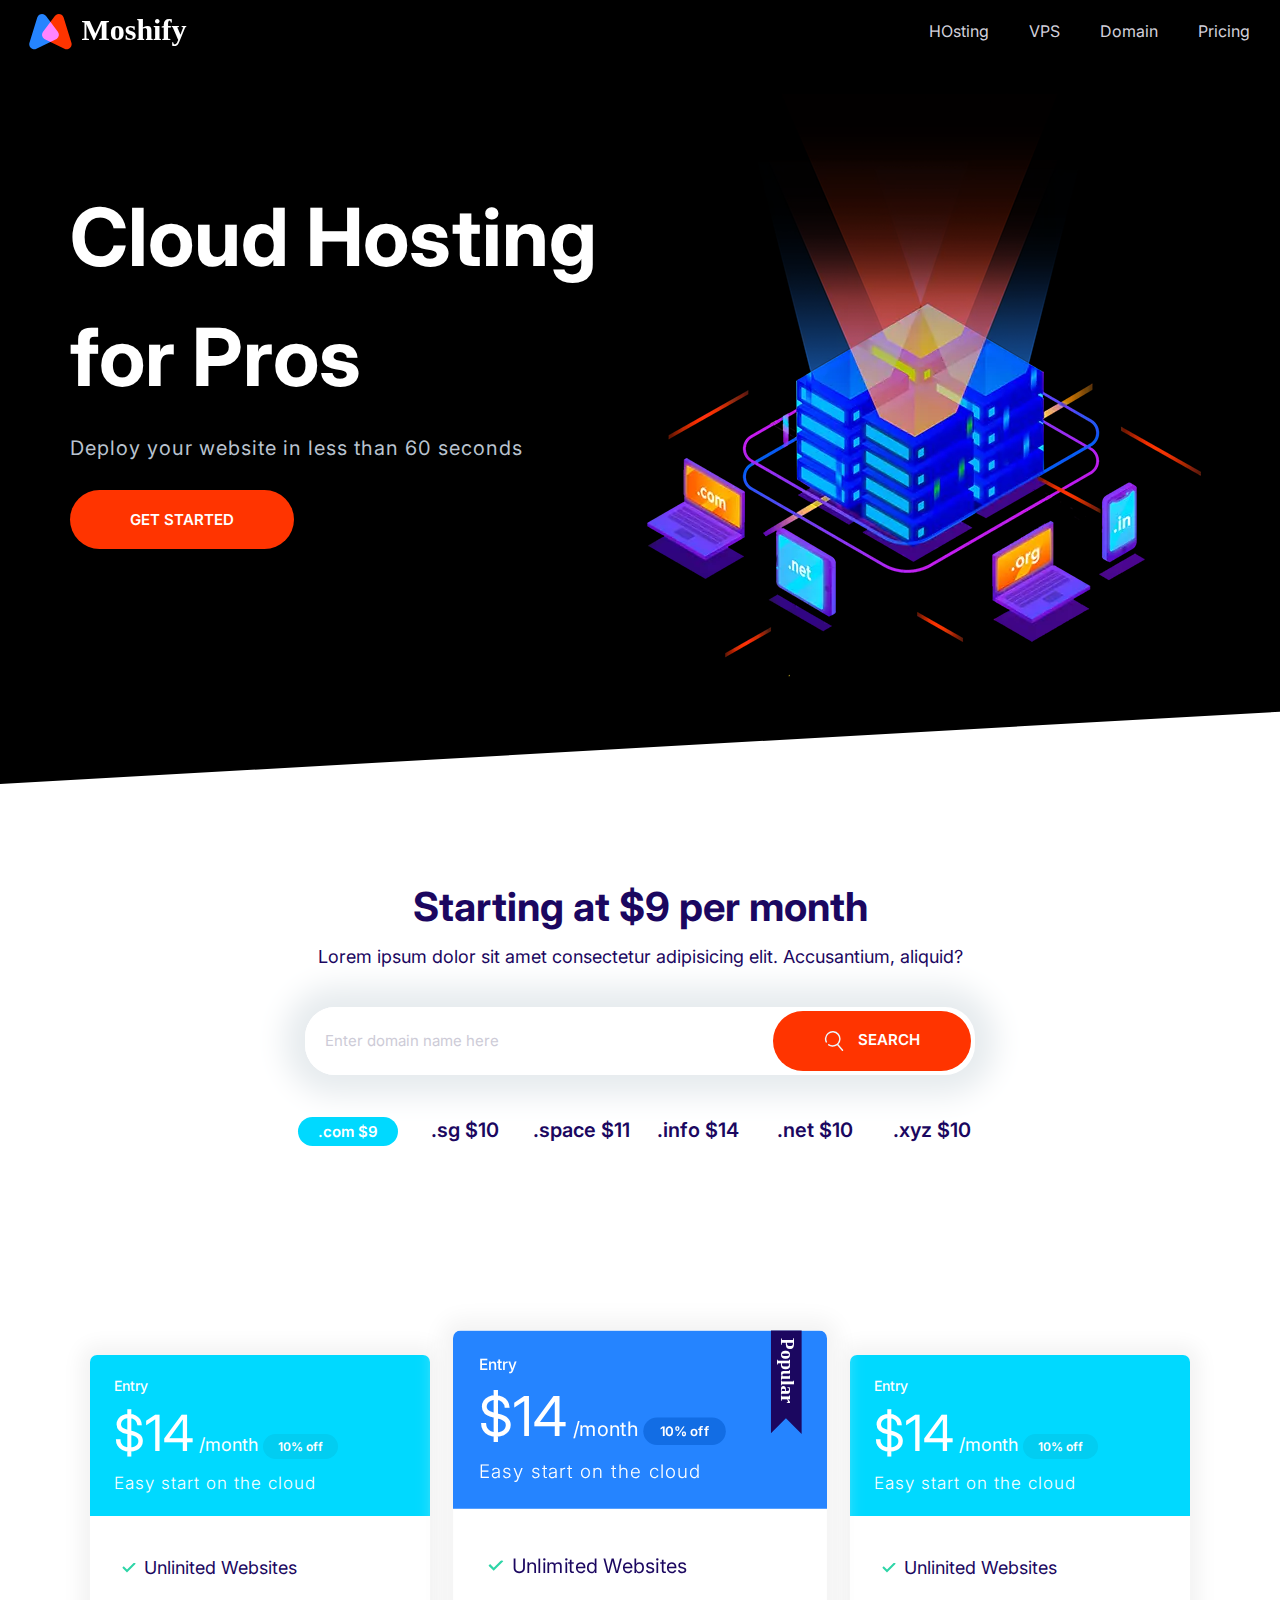
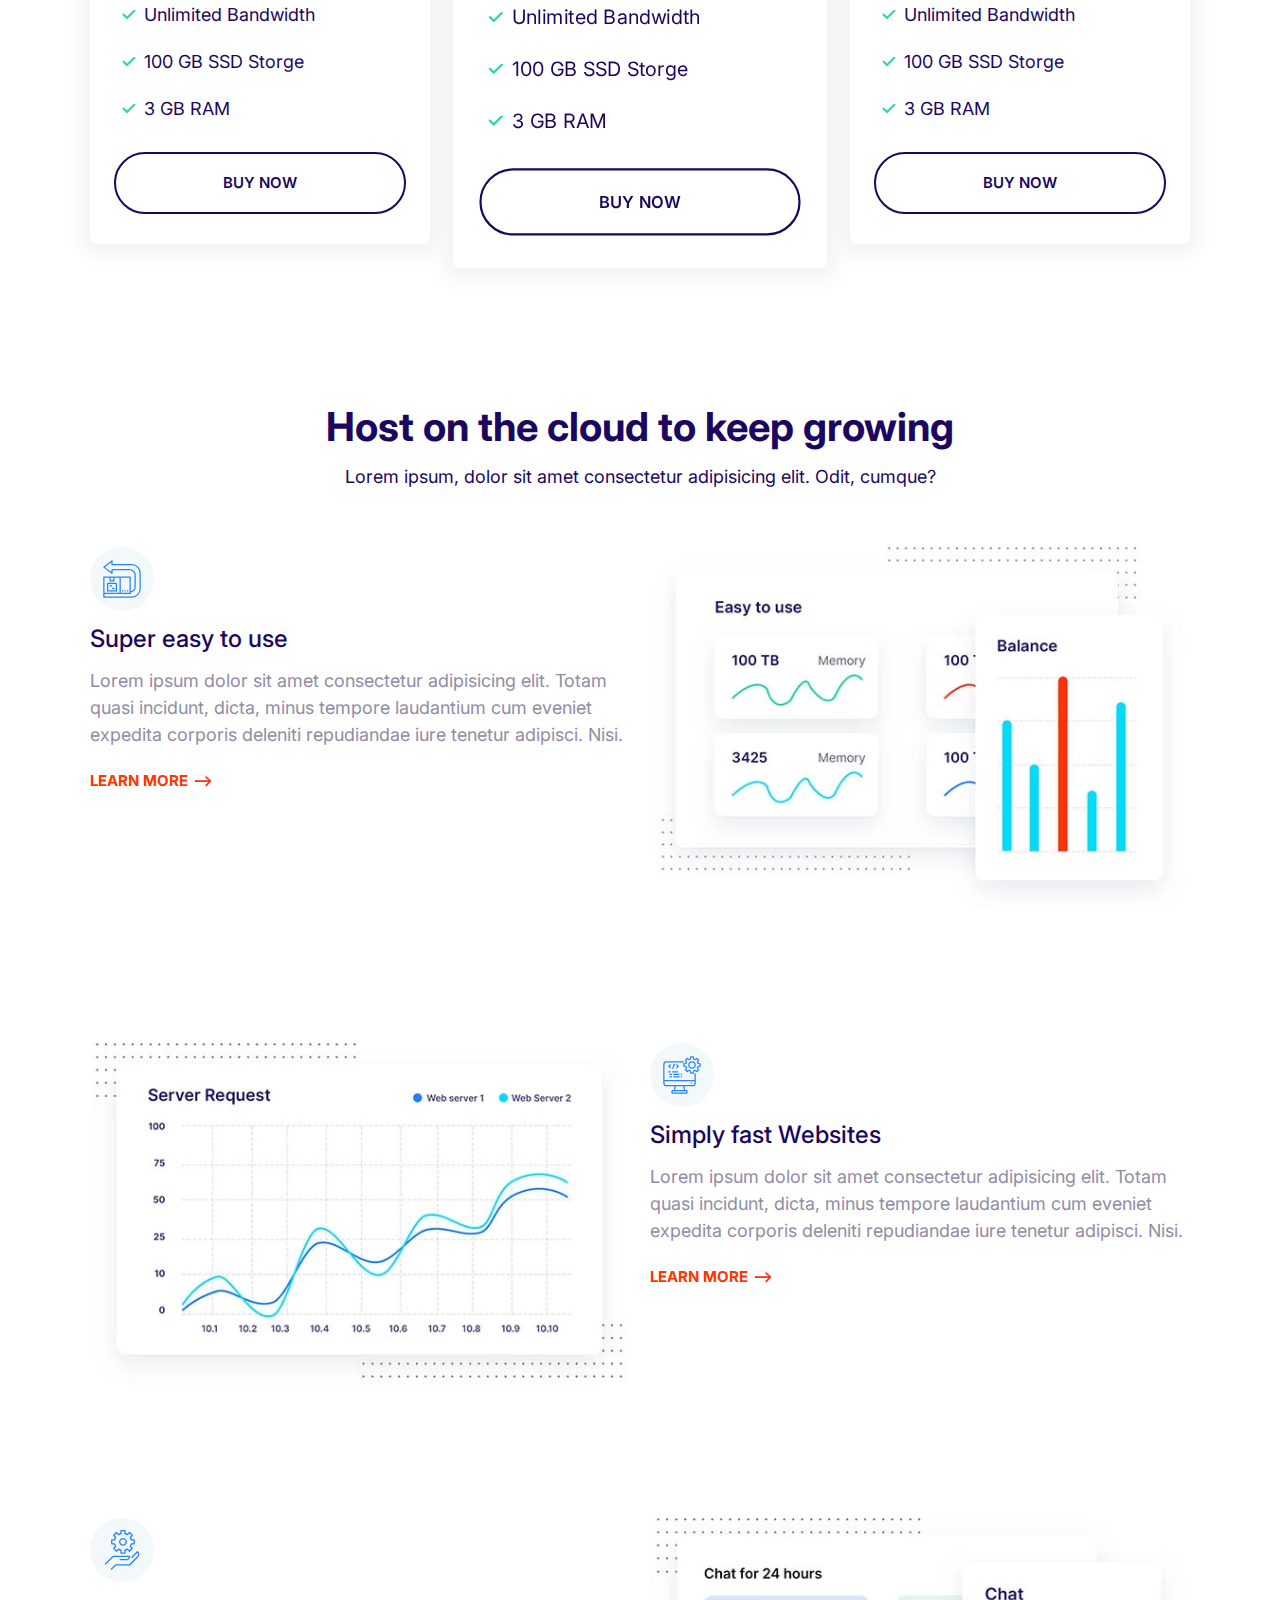
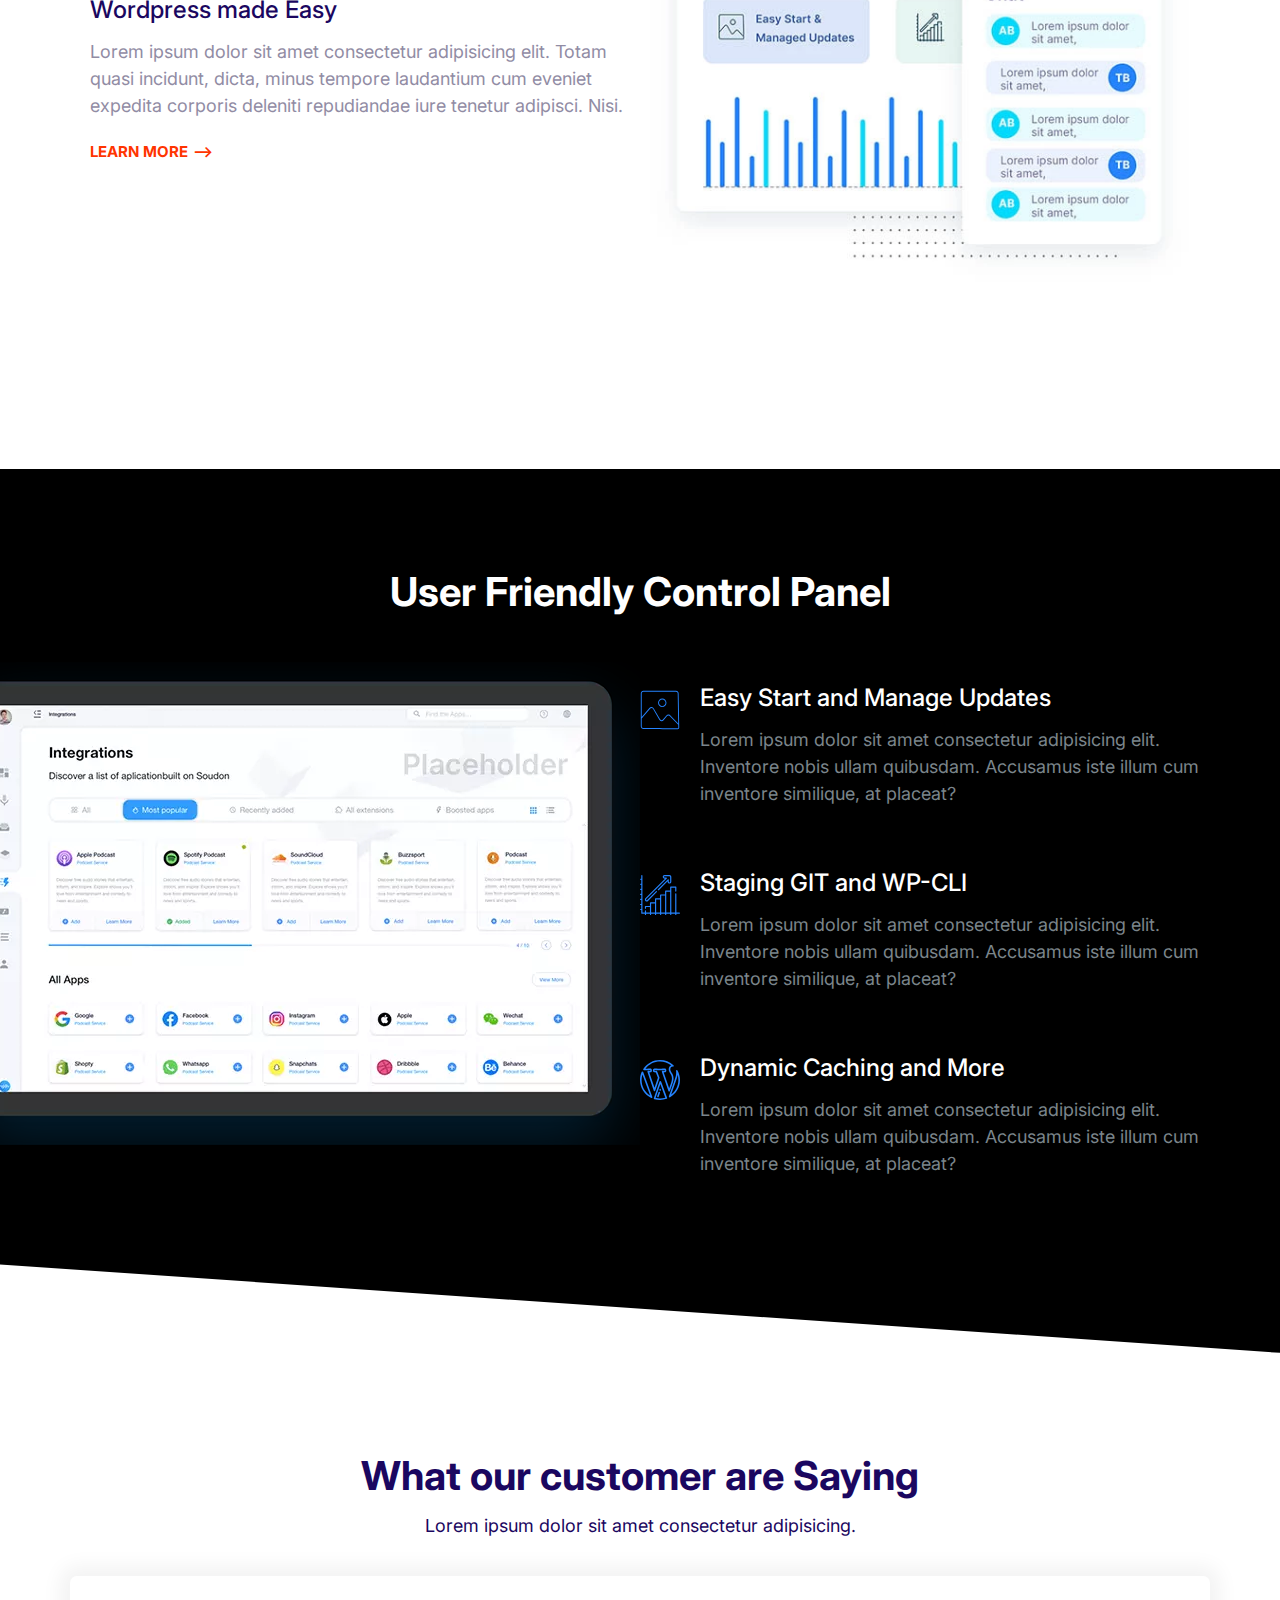
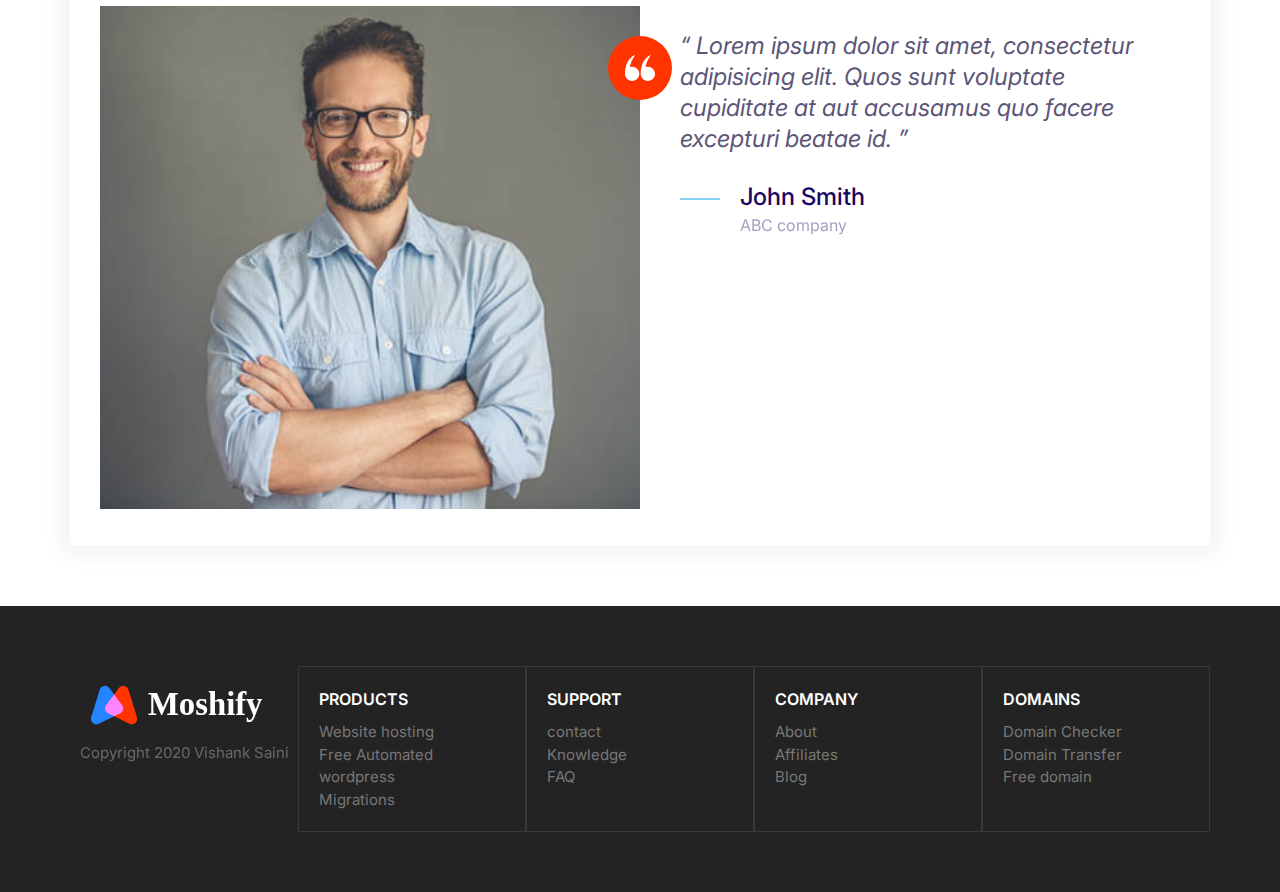
<file: index.html>
<!DOCTYPE html>
<html lang="en">
  <head>
    <meta charset="UTF-8" />
    <meta http-equiv="X-UA-Compatible" content="IE=edge" />
    <meta name="viewport" content="width=device-width, initial-scale=1.0" />
    <title>Document</title>
    <link rel="preconnect" href="https://fonts.googleapis.com" />
    <link rel="preconnect" href="https://fonts.gstatic.com" crossorigin />
    <link
      href="https://fonts.googleapis.com/css2?family=Inter:wght@400;600;700&family=Open+Sans:wght@400;700&family=Roboto:wght@700&display=swap"
      rel="stylesheet"
    />
    <link rel="stylesheet" href="css/normalize.css" />
    <link rel="stylesheet" href="css/styles.css" />
  </head>
  <body>
   <header>
    <nav class="nav collapsible ">
      <a href="/" class="nav__brand"
        ><img src="/css/images/logo.svg" alt="" /></a>
        <svg class="icon icon--white nav__toggler ">
          <use xlink:href="/css/images/sprite.svg#menu"></use>
        </svg>
        <ul class="list nav__list collapsible__content ">
          <li class="nav__item"><a href="#">HOsting</a></li>
          <li class="nav__item"><a href="#">VPS</a></li>
          <li class="nav__item"><a href="#">Domain</a></li>
          <li class="nav__item"><a href="#">Pricing</a></li>
        </ul>
      </a>
    </nav>
   </header>
   <!-- hero element -->
   <section class="block block--dark block--skewed--left hero">
    <div class="container grid grid--1×2">
      <header class=" block__header hero__content">
        <h1 class="block__heading ">Cloud Hosting for Pros</h1>
        <p class="hero__tagline">Deploy your website in less than 60 seconds  </p>
        <a href="" class="btn btn--accent btn--stretched"> Get started</a>
      </header>
      <picture>
        <source type="image/webp" 
        srcset="css/images/banner.webp 1x,
        css/images/banner@2x.webp 2x">
      </source>
        <source type="image/png" 
        srcset="css/images/banner.png 1x,
        css/images/banner@2x.png 2x">
      </source>
        <img class="hero__image"src="/css/images/banner.png" alt="">
      </picture>
    </div>
  </section>
   <!-- block domain -->
   <section class="block container block-domain">
    <header class="block__header">
      <h2>Starting at $9 per month</h2>
      <p>
        Lorem ipsum dolor sit amet consectetur adipisicing elit. Accusantium,
        aliquid?
      </p>
    </header>
    <div class="input-group">
      <input
        type="text "
        class="input"
        placeholder="Enter domain name here"
      />
      <button class="btn btn--accent">
        <svg class="icon icon--white">
          <use xlink:href="/css/images/sprite.svg#search"></use>
        </svg>
        Search
      </button>
    </div>
    <ul class="list block-domain__prices">
      <li><span class="badge badge--secondary">.com $9</span></li>
      <li>.sg $10</li>
      <li>.space $11</li>
      <li>.info $14</li>
      <li>.net $10</li>
      <li>.xyz $10</li>
    </ul>
  </section>

  <!-- after badge section -->
  <section class="block container block-plans">
    <div class="grid grid--1×3">
      <div class="plan">
        <div class="card card--secondary">
          <header class="card__header">
            <h3 class="plan__name">Entry</h3>
            <span class="plan__price">$14</span>
            <span class="plan__billing-cycle">/month</span>
            <span class="badge badge--secondary badge--small">10% off </span>
            <span class="plan__description">Easy start on the cloud</span>
          </header>
          <div class="card__body">
            <ul class="list list--tick">
              <li class="list__item">Unlinited Websites</li>
              <li class="list__item">Unlimited Bandwidth</li>
              <li class="list__item">100 GB SSD Storge</li>
              <li class="list__item">3 GB RAM</li>
            </ul>
            <button class="btn btn--outline btn--block">Buy now</button>
          </div>
        </div>
      </div>
      <div class="plan plan--popular">
        <div class="card card--primary">
          <header class="card__header">
            <h3 class="plan__name">Entry</h3>
            <span class="plan__price">$14</span>
            <span class="plan__billing-cycle">/month</span>
            <span class="badge badge--primary badge--small">10% off </span>
            <span class="plan__description">Easy start on the cloud</span>
          </header>
          <div class="card__body">
            <ul class="list list--tick">
              <li class="list__item">Unlimited Websites</li>
              <li class="list__item">Unlimited Bandwidth</li>
              <li class="list__item">100 GB SSD Storge</li>
              <li class="list__item">3 GB RAM</li>
            </ul>
            <button class="btn btn--outline btn--block">Buy now</button>
          </div>
        </div>
      </div>
      <div class="plan ">
        <div class="card card--secondary">
          <header class="card__header">
            <h3 class="plan__name">Entry</h3>
            <span class="plan__price">$14</span>
            <span class="plan__billing-cycle">/month</span>
            <span class="badge badge--secondary badge--small">10% off </span>
            <span class="plan__description">Easy start on the cloud</span>
          </header>
          <div class="card__body">
            <ul class="list list--tick">
              <li class="list__item">Unlinited Websites</li>
              <li class="list__item">Unlimited Bandwidth</li>
              <li class="list__item">100 GB SSD Storge</li>
              <li class="list__item">3 GB RAM</li>
            </ul>
            <button class="btn btn--outline btn--block">Buy now</button>
          </div>
        </div>
      </div>
    </div>


  </section>

  <section class="block container">
    <header class="block__header">
      <h2>Host on the cloud to keep growing</h2>
      <p>Lorem ipsum, dolor sit amet consectetur
         adipisicing elit. Odit, cumque?</p>
    </header>
    <article class="grid grid--1×2 feature">
      <div class="feature__content">
        <span class="icon-container">
          <svg class="icon icon--primary">
            <use xlink:href="/css/images/sprite.svg#easy"></use>
          </svg>
        </span>
        <h3 class="feature__heading">Super easy to use</h3>
        <p>Lorem ipsum dolor sit amet consectetur adipisicing elit. Totam quasi
            incidunt, dicta, minus tempore laudantium cum eveniet expedita corporis
            deleniti repudiandae iure tenetur adipisci. Nisi.</p>
        <a href="#" class="link-arrow">Learn more</a>
      </div>
      <picture>
        <source type="image/webp"
        srcset="/css/images/easy.webp 1x,
        css/images/easy@2x.webp 2x"/>
        <source type="image/jpeg"
        srcset="/css/images/easy.jpeg 1x,
        css/images/easy@2x.jpeg 2x"/>
        <img class="feature__image "src="/css/images/easy@2x.jpg" alt="">
      </picture>
    </article>

    <article class="grid grid--1×2 feature">
      <div class="feature__content">
        <span class="icon-container">
          <svg class="icon icon--primary">
            <use xlink:href="/css/images/sprite.svg#computer"></use>
          </svg>
        </span>
        <h3 class="feature__heading">Simply fast Websites</h3>
        <p>Lorem ipsum dolor sit amet consectetur adipisicing elit. Totam quasi
            incidunt, dicta, minus tempore laudantium cum eveniet expedita corporis
            deleniti repudiandae iure tenetur adipisci. Nisi.</p>
        <a href="#" class="link-arrow">Learn more</a>
      </div>
      <picture>
        <source type="image/webp"
        srcset="/css/images/fast.webp 1x,
        css/images/fast@2x.webp 2x"/>
        <source type="image/jpeg"
        srcset="/css/images/fast.jpeg 1x,
        css/images/fast@2x.jpeg 2x"/>
        <img class="feature__image"src="/css/images/fast@2x.jpg" alt="">
      </picture>
    </article>

    <article class="grid grid--1×2 feature">
      <div class="feature__content">
        <span class="icon-container">
          <svg class="icon icon--primary">
            <use xlink:href="/css/images/sprite.svg#settings"></use>
          </svg>
        </span>
        <h3 class="feature__heading">Wordpress made Easy</h3>
        <p>Lorem ipsum dolor sit amet consectetur adipisicing elit. Totam quasi
            incidunt, dicta, minus tempore laudantium cum eveniet expedita corporis
            deleniti repudiandae iure tenetur adipisci. Nisi.</p>
        <a href="#" class="link-arrow">Learn more</a>
      </div>
      <picture>
        <source type="image/webp"
        srcset="/css/images/support.webp 1x,
        css/images/support@2x.webp 2x"/>
        <source type="image/jpeg"
        srcset="/css/images/support.jpeg 1x,
        css/images/support@2x.jpeg 2x"/>
        <img class="feature__image"src="/css/images/support@2x.jpg" alt="">
      </picture>
    </article>
  </section>

  <section class="block  block--dark block--skewed--right block-showcase">
    <header class="block__header">
      <h2>User Friendly Control Panel</h2>
    </header>
    <div class="grid grid--1×2 ">
      <picture class="block-showcase__image">
        <source type="image/webp"
        srcset="/css/images/ipad.webp 1x,
        css/images/ipad@2x.webp 2x"/>
        <source type="image/png"
        srcset="/css/images/ipad.png 1x,
        css/images/ipad@2x.png 2x"/>
        <img  src="/css/images/ipad.png" alt="">
      </picture>
      <ul class="list">
        <li>
          <div class="media">
            <div class="media__image">
              <svg class="icon icon--primary">
                <use xlink:href="/css/images/sprite.svg#snap"></use>
              </svg>
            </div>
            <div class="media__body">
              <h3 class="media__title">Easy Start and Manage Updates</h3>
              <p>
                Lorem ipsum dolor sit amet consectetur adipisicing elit. Inventore
                nobis ullam quibusdam. Accusamus iste illum cum inventore similique,
                at placeat?
              </p>
            </div>
          </div>
        </li>
        <li>
          <div class="media">
            <div class="media__image">
              <svg class="icon icon--primary">
                <use xlink:href="/css/images/sprite.svg#growth"></use>
              </svg>
            </div>
            <div class="media__body">
              <h3 class="media__title">Staging GIT and WP-CLI</h3>
              <p>
                Lorem ipsum dolor sit amet consectetur adipisicing elit. Inventore
                nobis ullam quibusdam. Accusamus iste illum cum inventore similique,
                at placeat?
              </p>
            </div>
          </div>
        </li>
        <li>
          <div class="media">
            <div class="media__image">
              <svg class="icon icon--primary">
                <use xlink:href="/css/images/sprite.svg#wordpress"></use>
              </svg>
            </div>
            <div class="media__body">
              <h3 class="media__title">Dynamic Caching and More</h3>
              <p>
                Lorem ipsum dolor sit amet consectetur adipisicing elit. Inventore
                nobis ullam quibusdam. Accusamus iste illum cum inventore similique,
                at placeat?
              </p>
            </div>
          </div>
        </li>
      </ul>
    </div>
  </section>

  <section class="block">
    <header class="block__header">
      <h2>What our customer are Saying</h2>
      <p>Lorem ipsum dolor sit amet consectetur adipisicing.</p>
    </header>
    <div class="container">
      <div class="card testimonial">
        <div class="grid grid--1×2">
          <div class="testimonial__image">
            <img src="/css/images/testimonial.jpg" alt=" a happy customer" />
            <span class="icon-container icon-container--accent">
              <svg class="icon icon--white icon--small">
                <use xlink:href="/css/images/sprite.svg#quotes"></use>
              </svg>
            </span>
          </div>
          <blockquote class="quote">
            <p class="quote__text">
              Lorem ipsum dolor sit amet, consectetur adipisicing elit. Quos sunt
              voluptate cupiditate at aut accusamus quo facere excepturi beatae
              id.
            </p>
  
            <footer>
              <div class="media">
                <div class="media__image">
                  <svg class="icon icon--primary quote__line">
                    <use xlink:href="/css/images/sprite.svg#line"></use>
                  </svg>
                </div>
                <div class="media__body">
                  <h3 class="media__title quote__author">John Smith</h3>
                  <p class="quote__organisation">ABC company</p>
                </div>
              </div>
            </footer>
          </blockquote>
        </div>
      </div>
    </div>
  </section>
   <!-- footer -->
  <footer class="block block--dark footer">
    <div class=" container grid footer__sections">
      <section class="collapsible footer__section">
        <header class="collapsible__header">
          <h2 class="collapsible__heading footer__heading">Products</h2>
          <svg class="icon icon--primary collapsible__chevron">
            <use xlink:href="/css/images/sprite.svg#chevron"></use>
          </svg>
        </header>
        <div class="collapsible__content">
         <ul class="list">
           <li><a href="#">Website hosting</a></li>
           <li><a href="#">Free Automated wordpress</a></li>
           <li><a href="#">Migrations</a></li>
         </ul>
        </div>
      </section>

      <section class="collapsible footer__section">
        <header class="collapsible__header">
          <h2 class="collapsible__heading footer__heading">support</h2>
          <svg class="icon icon--primary collapsible__chevron">
            <use xlink:href="/css/images/sprite.svg#chevron"></use>
          </svg>
        </header>
        <div class="collapsible__content">
          <ul class="list">
            <li><a href="#">contact</a></li>
            <li><a href="#">Knowledge</a></li>
            <li><a href="#">FAQ</a></li>
          </ul>
        </div>
      </section>

      <section class="collapsible footer__section">
        <header class="collapsible__header">
          <h2 class="collapsible__heading footer__heading">company</h2>
          <svg class="icon icon--primary collapsible__chevron">
            <use xlink:href="/css/images/sprite.svg#chevron"></use>
          </svg>
        </header>
        <div class="collapsible__content">
          <ul class="list">
            <li><a href="#">About</a></li>
            <li><a href="#">Affiliates</a></li>
            <li><a href="#">Blog</a></li>
          </ul>
        </div>
      </section>

      <section class="collapsible footer__section">
        <header class="collapsible__header">
          <h2 class="collapsible__heading footer__heading">Domains</h2>
          <svg class="icon icon--primary collapsible__chevron">
            <use xlink:href="/css/images/sprite.svg#chevron"></use>
          </svg>
        </header>
        <div class="collapsible__content">
          <ul class="list">
            <li><a href="#">Domain Checker</a></li>
            <li><a href="#">Domain Transfer</a></li>
            <li><a href="#">Free domain</a></li>
          </ul>
        </div>
      </section>
      <section class="footer__brand">
        <img src="/css/images/logo.svg" alt="">
        <p class="footer__copyright">Copyright 2020 Vishank Saini</p>
      </section>  
    </div>
  </footer>

       


 <script src="/js/main.js"></script>



  </body>
</html>
</file>
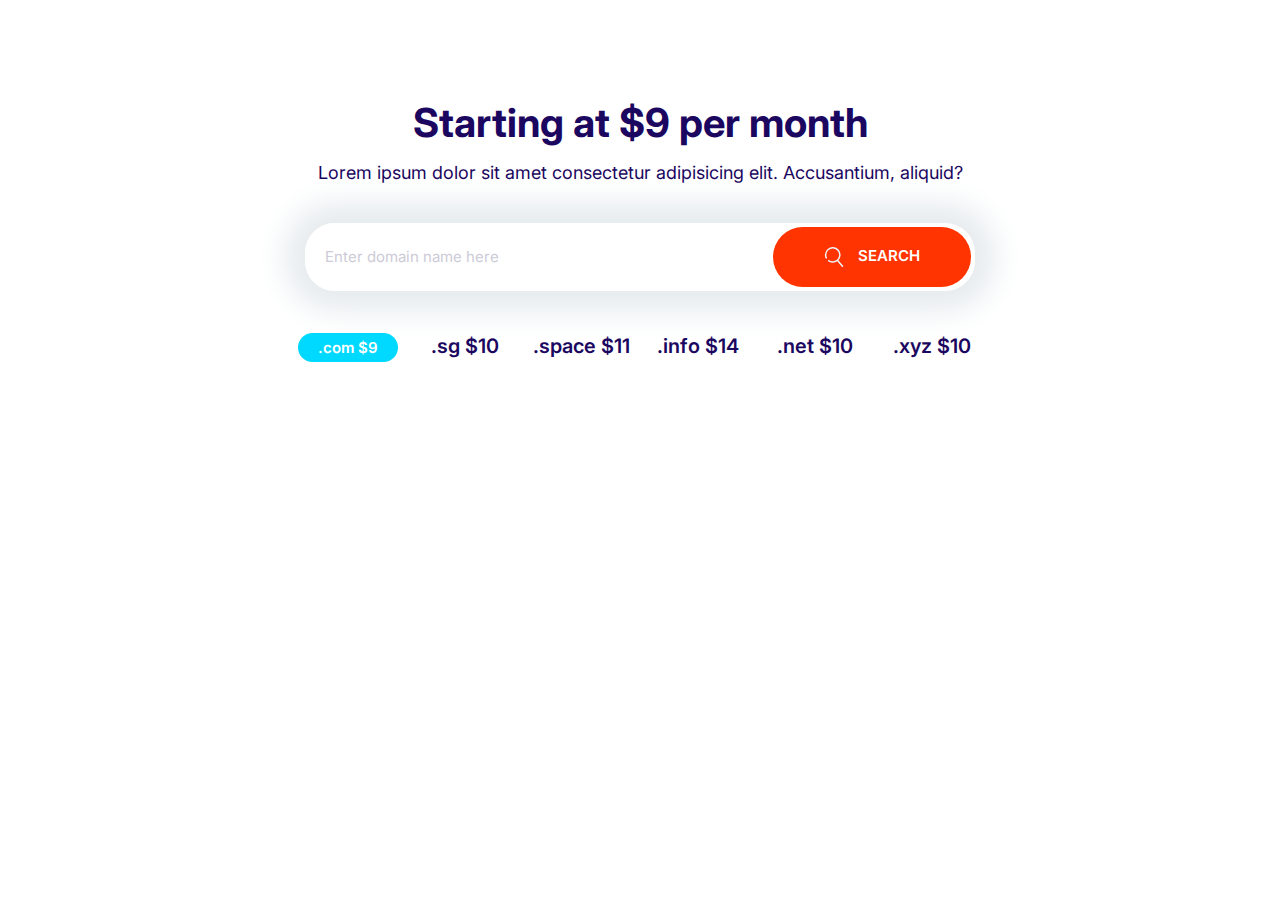
<file: playgound.html>
<!DOCTYPE html>
<html lang="en">
  <head>
    <meta charset="UTF-8" />
    <meta http-equiv="X-UA-Compatible" content="IE=edge" />
    <meta name="viewport" content="width=device-width, initial-scale=1.0" />
    <title>Document</title>
    <link rel="preconnect" href="https://fonts.googleapis.com" />
    <link rel="preconnect" href="https://fonts.gstatic.com" crossorigin />
    <link
      href="https://fonts.googleapis.com/css2?family=Inter:wght@400;600;700&family=Open+Sans:wght@400;700&family=Roboto:wght@700&display=swap"
      rel="stylesheet"
    />
    <link rel="stylesheet" href="css/normalize.css" />
    <link rel="stylesheet" href="css/styles.css" />
  </head>
  <body>
    <section class="block container block-domain">
      <header class="block__header">
        <h2>Starting at $9 per month</h2>
        <p>
          Lorem ipsum dolor sit amet consectetur adipisicing elit. Accusantium,
          aliquid?
        </p>
      </header>
      <div class="input-group">
        <input
          type="text "
          class="input"
          placeholder="Enter domain name here"
        />
        <button class="btn btn--accent">
          <svg class="icon icon--white">
            <use xlink:href="/css/images/sprite.svg#search"></use>
          </svg>
          Search
        </button>
      </div>
      <ul class="list block-domain__prices">
        <li><span class="badge badge--secondary">.com $9</span></li>
        <li>.sg $10</li>
        <li>.space $11</li>
        <li>.info $14</li>
        <li>.net $10</li>
        <li>.xyz $10</li>
      </ul>
    </section>
  </body>
</html>
</file>
<file: css/styles.css>
:root{
    --color-primary: #2584ff;
    --color-secondary: #00d9ff;
    --color-accent:#ff3400;
    --color-heading:#1b0760;
    --color-body:#918ca4;
    --color-body-darker:#5c5577;
    --color-border:#ccc;
    --border-radius:30px;
    
    
    
}

*,*::after,*::before{
    box-sizing: border-box;
}


/* typography */

::selection{
    background: var(--color-primary);
    color: white;
}


html{
    font-size: 62.5%;
}
body{
    font-family: Inter,Arial, Helvetica, sans-serif;
    color: var(--color-body);
    line-height: 1.5;
    font-size: 2.4rem;


}

.block__header {
    color: var(--color-heading);
    margin-bottom: 1rem;
    line-height: 1.1;

}

h1,h2,h3{
    color: var(--color-heading);
    margin-bottom: 1rem;
    line-height: 1.5;
}

h1{
    font-size: 7rem;
    
}

h2{
    font-size: 4rem;
}

h3{
    font-size: 3rem;
    font-weight: 500;
}
p{
    margin-top: 0;
}

@media screen and (min-width:1024px)
{
    body{
        font-size: 1.8rem;
    }
    h1{
        font-size:8rem;
    }
    h2{
        font-size: 4rem;
    }
    h3{
        font-size: 2.4rem;
    }
}
/* Links */

a{
    text-decoration: none;
}

.link-arrow{
    color: var(--color-accent);
    text-transform: uppercase;
    font-size: 2rem;
    font-weight: bold;
}

.link-arrow::after{
    content: '-->';
    margin-left: 5px;

}
.link-arrow:hover::after{
     margin-left: 10px;
     transition: margin 0.15s;
}

@media screen and (min-width:1024px)
{
    .link-arrow{
        font-size: 1.5rem;

    }
}

/* Badges */
.badge{
    border-radius: 20px;
    font-size: 2rem;
    font-weight: 600;
    padding: .5rem 2rem;
    white-space: nowrap;
}

.badge--primary{
    background-color: var(--color-primary);
    color: white;
}
.badge--secondary{
    background-color: var(--color-secondary);
    color: white;
}

.badge--small{
    font-size: 1.6rem;
    padding: 0.5rem 1.5rem;
}

@media screen and (min-width:1024px)
{
    .badge{
        font-size: 1.5rem;

    }
    .badge--small{
        font-size:1.2rem;
    }
}

/* lists */

.list{
    list-style: none;
    padding-left: 0;
   
   
}

.list--inline .list__item{
    display: inline-block;
    margin-right: 2rem;

}

.list--tick{
    list-style-image: url(/css/images/tick.svg);
    padding-left: 3rem ;
    color: var(--color-heading)
    
}
.list--tick .list__item{
    padding-left: .5rem;
    margin-bottom: 1rem;
}




@media screen and (min-width:1024px){
    .list--tick .list__item{
        padding-left: 0;
    }
}

/* icons */

.icon{
    width: 40px;
    height: 40px;
}

.icon--small{
    width: 30px;
    height: 30px;
}

.icon--primary{
    fill: var(--color-primary);
}


.icon--white{
    fill: white;
}

.icon-container{
    background: #f3f9fa;
    width: 64px;
    height: 64px;
    border-radius: 100%;
    display: flex;
    justify-content: center;
    align-items: center;
    

}

.icon-container--accent{
    background: var(--color-accent);
}



/* buttons */

.btn{
    padding: 2rem 4vw;
    border-radius: 40px;
    font-size: 1.8rem;
    font-weight: 600;
    text-transform: uppercase;
    border:0;
    cursor: pointer;
    white-space: nowrap;
    color: white;
    text-align: center;
    margin: 1rem 0;
    
}

.btn .icon{
    width: 2rem;
    height: 2rem;
    margin-right: 1rem;
    vertical-align: middle;
}
.btn--primary:hover{
    background: #3a8ffd;
    color: white;
}



.btn--primary{
    background: var(--color-primary);
    color: white;

}

.btn--secondary{
    background:var(--color-secondary);
}
.btn--secondary:hover{
    background: #00c8eb;
    color: white;
}

.btn--accent{
    background: var(--color-accent);
    color: #fff;
}
.btn--accent:hover{
    background: #ec3000;
    color: white;
}
.btn--block{
    width: 100%;
    display: inline-block;
}
.btn--outline{
    background: #fff;
    color: var(--color-heading);
    border: 2px solid var(--color-heading);
}

.btn--outline:hover{
     background: var(--color-heading);
     color: #fff;
}

.btn--stretched{
    padding-left: 6rem;
    padding-right: 6rem;
}

@media screen and (min-width:1024px)
{
    .btn{
        font-size: 1.5rem;
    }
}

/* inputs */

.input{
    border-radius: var(--border-radius);
    border: 1px solid var(--color-border);
    color: var(--color-heading);
    font-size: 2rem;
    outline: 0;
    padding: 1.5rem 3.5rem;
}

::placeholder{
    color:#cdcbd7;
}

.input-group{
    border: 1px solid var(--color-border);
    border-radius: var(--border-radius);
    display: flex;
    
}

.input-group .input{
    border: 0;
    flex-grow: 1;
    padding: 1.5rem 2rem;
    width: 0;
}

.input-group .btn{
    margin: 4px;
}

@media screen and (min-width:1024px)
{
    .input{
        font-size: 1.5rem;
    }
}

/* cards */

.card{
    border-radius: 7px;
    box-shadow: 0 0 20px 10px #f3f3f3;
    overflow: hidden;
    
}
.card__header,.card__body{
    padding: 2rem 7%;
}

.card--primary .card__header{
    background: var(--color-primary);
    color: white;
}
.card--secondary .card__header{
    background: var(--color-secondary);
    color: white;
}

.card--primary .badge--primary{
    background:#126de4 ;
}
.card--secondary .badge--secondary{
    background:#02cdf1 ;
}
/* plans */

.plan{
    transition: transform 0.2s ease-out;
}

.plan__name{
    color: white;
    margin: 0;
    font-weight: 500;
    font-size: 2.4rem;

}

.plan__price{
    font-size: 5rem;
}

.plan--billing-cycle{
    font-size: 2rem;
    font-weight: 300;
    opacity: .8;
    margin-right: 1rem;

}

.plan__description{
    font-size: 2rem;
    font-weight: 300;
    letter-spacing: 1px ;
    display: block;
}

.plan .list__item{
     margin-bottom: 2rem;
}

.plan--popular{
    transform: scale(1.1);
}

.plan--popular .card__header{
    position: relative;
}

.plan--popular .card__header::before{
    content: url(/css/images/popular.svg);
    width: 40px;
    display: inline-block;
    position: absolute;
    top: -6px;
    right: 5%;
}

.plan:hover{
    transform: scale(1.05);
}
.plan--popular:hover{
    transform: scale(1.15);
}



@media screen and (min-width: 1024px)
{
    .plan__name{
        font-size: 1.4rem;
    }

    .plan__price{
        font-size: 5rem;
    }

    .plan--billing-cycle{
        font-size: 1.6rem;
    }
    .plan__description{
        font-size: 1.7rem
    }
}

/* media */

.media{
    display: flex;
    margin-bottom: 4rem;

}

.media__title{
    margin-top: 0;
}

.media__body{
    margin: 0 2rem;
}

.media__image{
    margin-top: 1rem;
}

/* quotes */

.quote{
    font-size: 3rem;
    font-style: italic;
    color: var(--color-body-darker);
    line-height: 1.3;
}


.quote__text::before{
    content: open-quote;
}

.quote__text::after{
    content: close-quote;
}

.quote__author{
    font-size: 3rem;
    font-weight: 500;
    font-style: normal;
    margin-bottom: 0;
}

.quote__organisation{
    color: var(--color-heading);
    opacity: .4;
    font-size: 2rem;
    font-style: normal;

}

.quote__line{
    position: relative;
    bottom: 10px;

}

@media screen and (min-width:1024px) {
    .quote{
        font-size: 2rem;
    }
    .quote__author{
        font-size: 2.4rem;
    }
    .quote__organisation{
        font-size: 1.6rem;
    }
    
}

/* grids */

.grid {
    display: grid;
}

@media screen and (min-width: 768px)
{
    .grid--1×2 {
        grid-template-columns: 1fr 1fr;
    }
}

@media screen and (min-width: 1024px)
{
    .grid--1×3 {
        grid-template-columns: 1fr 1fr 1fr;
    }
}

/* Testimonials */

.testimonial{
    padding: 3rem;
}

.testimonial__image{
    position: relative;
}

.testimonial__image> img{
    width: 100%;
}

.testimonial__image>.icon-container{
    position: absolute;
    top: 3rem;
    right: -32px;
}

@media screen and (min-width:1024px)
{
    .testimonial .quote,
    .testimonial__author
    {
        font-size: 2.4rem;
    }

    .testimonial__quote{
        margin-left:6rem;
    }
}

/* callout */

.callout{
    padding: 5rem;
    border-radius: 5px;
}
.callout--primary{
    background: var(--color-primary);
    color:white;
   
}

.callout__heading{
    color: white;
    margin-top: 0;
    font-size: 3rem;
}

.callout .btn{
    justify-self: center;
    align-self: center;
}

.callout__content{
    text-align: center;
}


@media screen and (min-width:768px)
{

    .callout .grid--1×2{
         grid-template-columns:1fr auto;
     }

    .callout__content{
        text-align: left;
    }

    .callout .btn{
        justify-self: start;
        margin:0 2rem;
    }
}

/* collapsibles */

.collapsible__header{
    display: flex;
    justify-content: space-between;
}

.collapsible__heading{
    margin-top:0;
    font-size: 3rem;
    
}

.collapsible_chevron{
    transform: rotate(90deg);
}

.collapsible__content{
    max-height: 0;
    overflow: hidden;
    opacity: 0;
    transition: all 0.3s;
}
.collapsible--expanded .collapsible_chevron{
       transform: rotate(0);
}

.collapsible--expanded .collapsible__content{
    max-height: 100vh;
    opacity: 1;

}

/* blocks */

.block {
    --padding-vertical: 6rem; 

  padding: var(--padding-vertical) 2rem;
  
    
}

.block__header{
    text-align: center;
    margin-bottom: 4rem;
}
.block__heading
{
    margin-top: 0;
}

.block--dark{
    background-color: #000;
    color: #7b858b;
}

.block--dark h1,.block--dark h2, .block--dark h3{
    color: #fff;
}


.block--skewed--right
{
    padding-bottom: 10rem;
    clip-path: polygon(0% 0%, 100% 0%, 100% 100%, 0% 90%);

}

.block--skewed--left
{
    padding-bottom: 10rem;
    clip-path: polygon(0% 0%, 100% 0%, 100% 90%, 0% 100%);

}

.container
{
    max-width: 1140px;
    margin: 0 auto;
}

/* navigation bar */

.nav{
    background: #000;
    display: flex;
    justify-content: space-between;
    flex-wrap: wrap;
    padding: 0rem 1rem;
    align-items: center;
}

.nav__list{
    width: 100%;
    margin: 0;
    
}

.nav__item{
    padding: 0.5rem 2rem;
    border: 1px solid #222;

}

.nav__item>a{
    color: #d2d0db;
    transition: color 0.3s;
}

.nav__item>a:hover{
    color: #fff;
}

.nav__toggler{
    opacity: .5;
    transition: box-shadow .15s;
    cursor: pointer;
}

.nav.collapsible--expanded .nav__toggler{
    opacity: 1;
    box-shadow: 0 0 0 3px #666;
    border-radius: 5px;
    
}

.nav__brand{
    transform: translateY(5px);
}
@media screen and (min-width:768px)
{
   .nav__toggler{
       display: none;
   }

   .nav__list{
       
       width: auto;
       display: flex;
       font-size: 1.6rem;
       max-height: 100%;
       opacity: 1;

   }
   .nav__item{
       border: 0;
   }
}

/* hero */



.hero__tagline
{
    font-size: 2rem;
    color: #b9c3cf;
    letter-spacing: 1px;
    margin:2rem 0 5rem 0;
    
}

.hero__image{
    width:100%;
}

@media screen and (min-width:768px)
{

    .hero{
        padding-top: 0;
    }
    .hero__content{
        text-align: left;
        align-self: center;
        
    }
}

/* domain block */
.block-domain .input-group{
    box-shadow: 0 0 30px 20px #e6ebee;
    border: 0;
    margin: 4rem auto;
    max-width: 670px;

    
    
}

.block-domain__prices{
    display: grid;
    color: var(--color-heading);
    grid-template-columns: repeat(2,1fr);
    grid-template-rows: repeat(2,6rem);
    font-size: 2rem;
    font-weight: 600;
    justify-items: center;
    max-width: 700px;
    margin:0 auto;
}

@media screen and (min-width:768px)
{
    .block-domain__prices{
        grid-template-columns: repeat(auto-fit,minmax(10rem,1fr));
    }
}

/* plans blocks */

.block-plans .grid{
    gap: 8rem 4rem;
}

.block-plans .card{
    max-width: 500px;
    margin: 0 auto;
}

/* features */

.feature{
    gap: 4rem 2rem;
    margin: 12rem 0;

}

.feature__heading{
    margin: 1rem 0;
}

.feature__image{
    width: 100%;
}

.feature:first-of-type{
    margin-top: 6rem;
}

@media screen and (min-width:768px)
{
    .feature:nth-of-type(even) .feature__content{
        order: 2;
    }
}
.move__image{
    width: 120%;
}

/* showcase block */

.block-showcase__image> img{
    width: 100%;
}

@media screen and (min-width:768px)
{
    .block-showcase .grid{
        grid-template-columns: 50% 50%;
    }

    .block-showcase__image{
        justify-self: end;

    }
    
    .block-showcase__image> img{
        width: auto;
        max-width: 700px;
    }
}

/*footer */
.footer{
    background-color: #232323;
}
.footer a{
    color:#777;
    transition: color 0.3s;

}

.footer a:hover{
    color:#fff;
}

.footer__section{
    padding: 2rem;
    border: 1px solid #393939;
}

.footer__section .list{
    margin:0;
}

.footer__heading{
    text-transform: uppercase;
    font-weight: 600;
}

.footer__brand{
    margin-top: 5rem;
    text-align: center;

}

.footer__brand img{
    width: 100%;
    max-width: 230px;
}

.footer__copyright{
    font-size: 2.1rem;
    color: #fff;
    opacity: 0.3;

}

@media screen and (min-width:768px)
{
    .footer__sections{
        grid-template-columns: repeat(auto-fit,minmax(100px,1fr));

    }

    .footer .collapsible__chevron
    {
        display: none;
    }

    .footer .collapsible__content{
        opacity: 1;
        max-height: 100vh;
    }

    .footer__brand{
        order: -1;
        margin-top: 1rem;
    }

    .footer__copyright{
        font-size: 1.5rem;
    }

    .footer__sections{
        border: 0;
    }
    .footer__heading{
        font-size: 1.6rem;
    }

    .footer .list{
        font-size: 1.5rem;
    }

}
</file>
